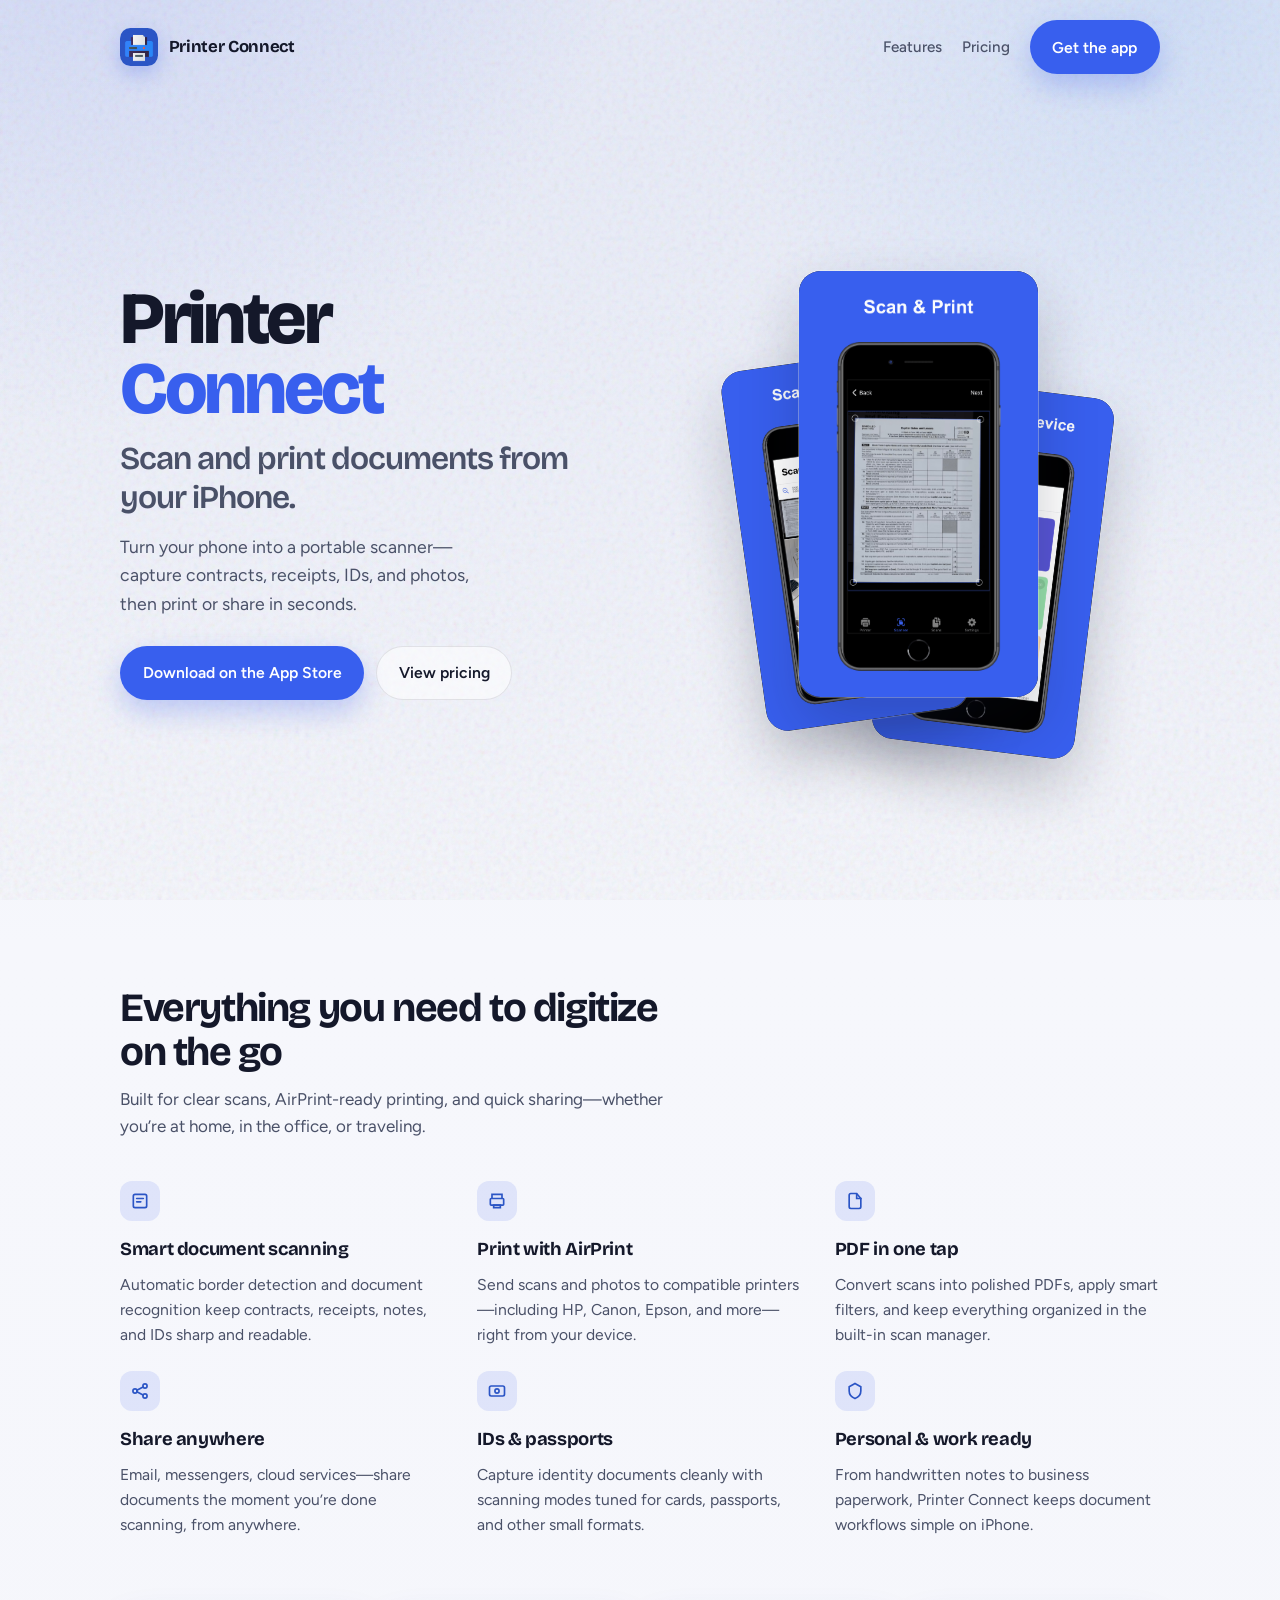
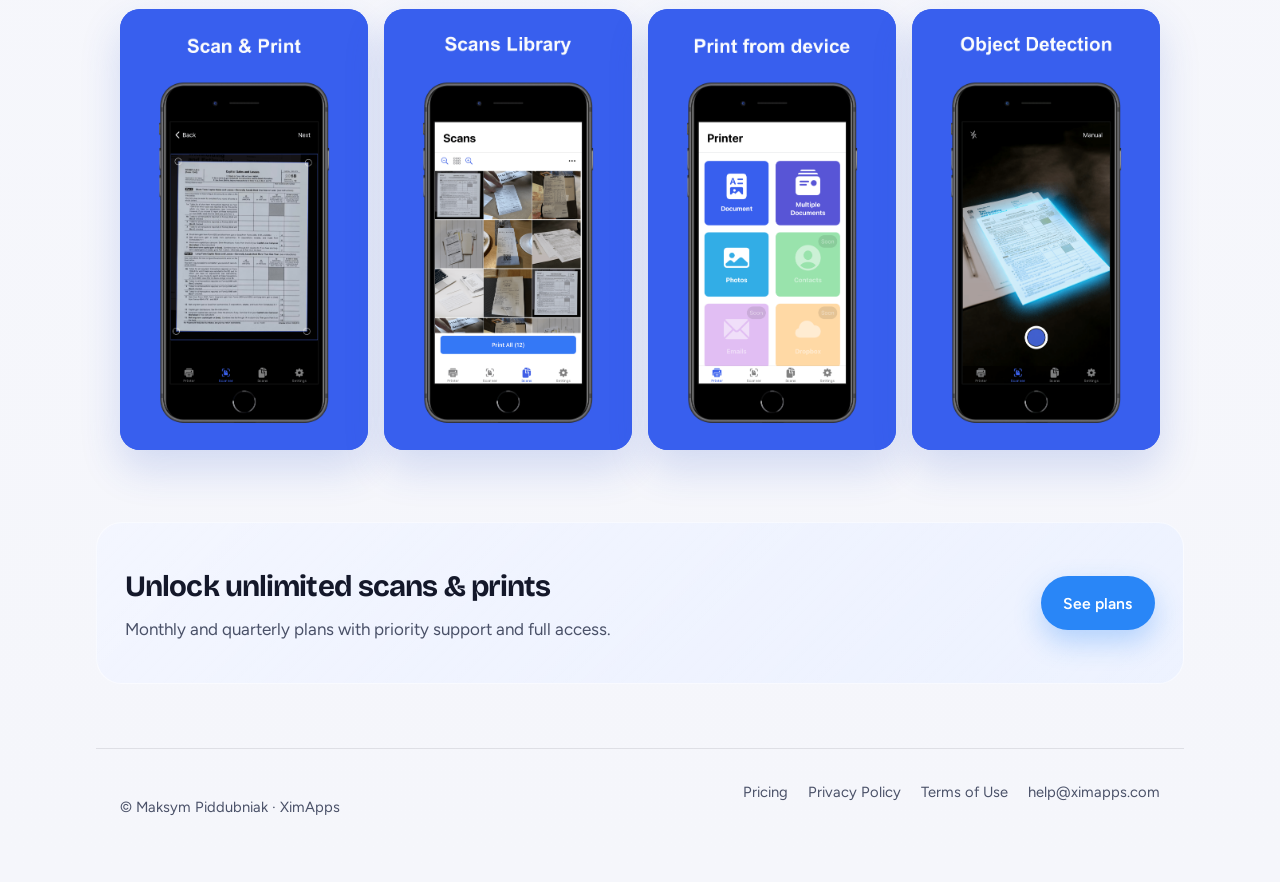
<file: index.html>
<!DOCTYPE html>
<html lang="en">
  <head>
    <meta charset="utf-8" />
    <meta name="viewport" content="width=device-width, initial-scale=1" />
    <title>Printer Connect: Scan &amp; Send</title>
    <meta
      name="description"
      content="Scan, print, and share documents from your iPhone. Printer Connect turns your phone into a portable scanner with AirPrint support."
    />
    <link rel="icon" type="image/png" href="favicon.png" />
    <link rel="preconnect" href="https://fonts.googleapis.com" />
    <link rel="preconnect" href="https://fonts.gstatic.com" crossorigin />
    <link
      href="https://fonts.googleapis.com/css2?family=Bricolage+Grotesque:opsz,wght@12..96,500;12..96,700;12..96,800&family=Figtree:wght@400;500;600;700&display=swap"
      rel="stylesheet"
    />
    <link rel="stylesheet" href="css/site.css" />
  </head>
  <body>
    <div class="site-wrap">
      <header class="site-header">
        <a class="brand" href="/">
          <span class="brand-mark" aria-hidden="true">
            <img src="assets/logo.png" alt="" width="512" height="512" />
          </span>
          Printer Connect
        </a>
        <nav class="nav" aria-label="Primary">
          <a class="nav-hide-sm" href="#features">Features</a>
          <a href="pricing.html">Pricing</a>
          <a class="btn btn-primary" href="https://apps.apple.com/app/printer-connect-scan-send/id6446247289"
            >Get the app</a
          >
        </nav>
      </header>

      <section class="hero">
        <div class="hero-copy">
          <p class="hero-brand reveal">
            Printer
            <span>Connect</span>
          </p>
          <h1 class="reveal reveal-delay-1">Scan and print documents from your iPhone.</h1>
          <p class="hero-lead reveal reveal-delay-2">
            Turn your phone into a portable scanner—capture contracts, receipts, IDs, and photos, then print or share in seconds.
          </p>
          <div class="hero-actions reveal reveal-delay-3">
            <a
              class="btn btn-primary"
              href="https://apps.apple.com/app/printer-connect-scan-send/id6446247289"
              >Download on the App Store</a
            >
            <a class="btn btn-secondary" href="pricing.html">View pricing</a>
          </div>
        </div>

        <div class="hero-visual reveal reveal-delay-2">
          <div class="shot-stack" aria-hidden="true">
            <div class="shot left">
              <img src="assets/screenshot-2.png" alt="" width="1242" height="2208" />
            </div>
            <div class="shot right">
              <img src="assets/screenshot-3.png" alt="" width="1242" height="2208" />
            </div>
            <div class="shot main">
              <img
                src="assets/screenshot-1.png"
                alt="Printer Connect app scanning a document"
                width="1242"
                height="2208"
              />
            </div>
          </div>
        </div>
      </section>

      <section class="section" id="features">
        <div class="section-head">
          <h2>Everything you need to digitize on the go</h2>
          <p>
            Built for clear scans, AirPrint-ready printing, and quick sharing—whether you’re at home, in the office, or traveling.
          </p>
        </div>

        <div class="feature-grid">
          <article class="feature">
            <div class="feature-icon" aria-hidden="true">
              <svg viewBox="0 0 24 24" fill="none" stroke="currentColor" stroke-width="2">
                <rect x="4" y="4" width="16" height="16" rx="2" />
                <path d="M8 9h8M8 13h5" stroke-linecap="round" />
              </svg>
            </div>
            <h3>Smart document scanning</h3>
            <p>
              Automatic border detection and document recognition keep contracts, receipts, notes, and IDs sharp and readable.
            </p>
          </article>

          <article class="feature">
            <div class="feature-icon" aria-hidden="true">
              <svg viewBox="0 0 24 24" fill="none" stroke="currentColor" stroke-width="2">
                <path d="M6 9V4h12v5" />
                <rect x="4" y="9" width="16" height="8" rx="1" />
                <path d="M8 17h8v3H8z" />
              </svg>
            </div>
            <h3>Print with AirPrint</h3>
            <p>
              Send scans and photos to compatible printers—including HP, Canon, Epson, and more—right from your device.
            </p>
          </article>

          <article class="feature">
            <div class="feature-icon" aria-hidden="true">
              <svg viewBox="0 0 24 24" fill="none" stroke="currentColor" stroke-width="2">
                <path d="M14 3H7a2 2 0 0 0-2 2v14a2 2 0 0 0 2 2h10a2 2 0 0 0 2-2V9z" />
                <path d="M14 3v6h6" />
              </svg>
            </div>
            <h3>PDF in one tap</h3>
            <p>
              Convert scans into polished PDFs, apply smart filters, and keep everything organized in the built-in scan manager.
            </p>
          </article>

          <article class="feature">
            <div class="feature-icon" aria-hidden="true">
              <svg viewBox="0 0 24 24" fill="none" stroke="currentColor" stroke-width="2">
                <circle cx="18" cy="6" r="2.5" />
                <circle cx="6" cy="12" r="2.5" />
                <circle cx="18" cy="18" r="2.5" />
                <path d="M8.2 11l7.5-3.8M8.2 13l7.5 3.8" stroke-linecap="round" />
              </svg>
            </div>
            <h3>Share anywhere</h3>
            <p>
              Email, messengers, cloud services—share documents the moment you’re done scanning, from anywhere.
            </p>
          </article>

          <article class="feature">
            <div class="feature-icon" aria-hidden="true">
              <svg viewBox="0 0 24 24" fill="none" stroke="currentColor" stroke-width="2">
                <rect x="3" y="6" width="18" height="12" rx="2" />
                <circle cx="12" cy="12" r="2.5" />
              </svg>
            </div>
            <h3>IDs &amp; passports</h3>
            <p>
              Capture identity documents cleanly with scanning modes tuned for cards, passports, and other small formats.
            </p>
          </article>

          <article class="feature">
            <div class="feature-icon" aria-hidden="true">
              <svg viewBox="0 0 24 24" fill="none" stroke="currentColor" stroke-width="2">
                <path d="M12 3l7 4v5c0 4.5-3 7.5-7 9-4-1.5-7-4.5-7-9V7z" />
              </svg>
            </div>
            <h3>Personal &amp; work ready</h3>
            <p>
              From handwritten notes to business paperwork, Printer Connect keeps document workflows simple on iPhone.
            </p>
          </article>
        </div>
      </section>

      <section class="gallery" aria-label="App screenshots">
        <div class="gallery-track">
          <figure>
            <img src="assets/screenshot-1.png" alt="Scan and print document preview" width="1242" height="2208" loading="lazy" />
          </figure>
          <figure>
            <img src="assets/screenshot-2.png" alt="Saved scans library" width="1242" height="2208" loading="lazy" />
          </figure>
          <figure>
            <img src="assets/screenshot-3.png" alt="Printer options screen" width="1242" height="2208" loading="lazy" />
          </figure>
          <figure>
            <img src="assets/screenshot-4.png" alt="Scanner camera view" width="1242" height="2208" loading="lazy" />
          </figure>
        </div>
      </section>

      <div class="cta-band">
        <div>
          <h2>Unlock unlimited scans &amp; prints</h2>
          <p>Monthly and quarterly plans with priority support and full access.</p>
        </div>
        <a class="btn btn-accent" href="pricing.html">See plans</a>
      </div>

      <footer class="site-footer">
        <p>© Maksym Piddubniak · XimApps</p>
        <div class="footer-links">
          <a href="pricing.html">Pricing</a>
          <a href="privacy.html">Privacy Policy</a>
          <a href="terms-of-use.html">Terms of Use</a>
          <a href="mailto:help@ximapps.com">help@ximapps.com</a>
        </div>
      </footer>
    </div>
  </body>
</html>
</file>
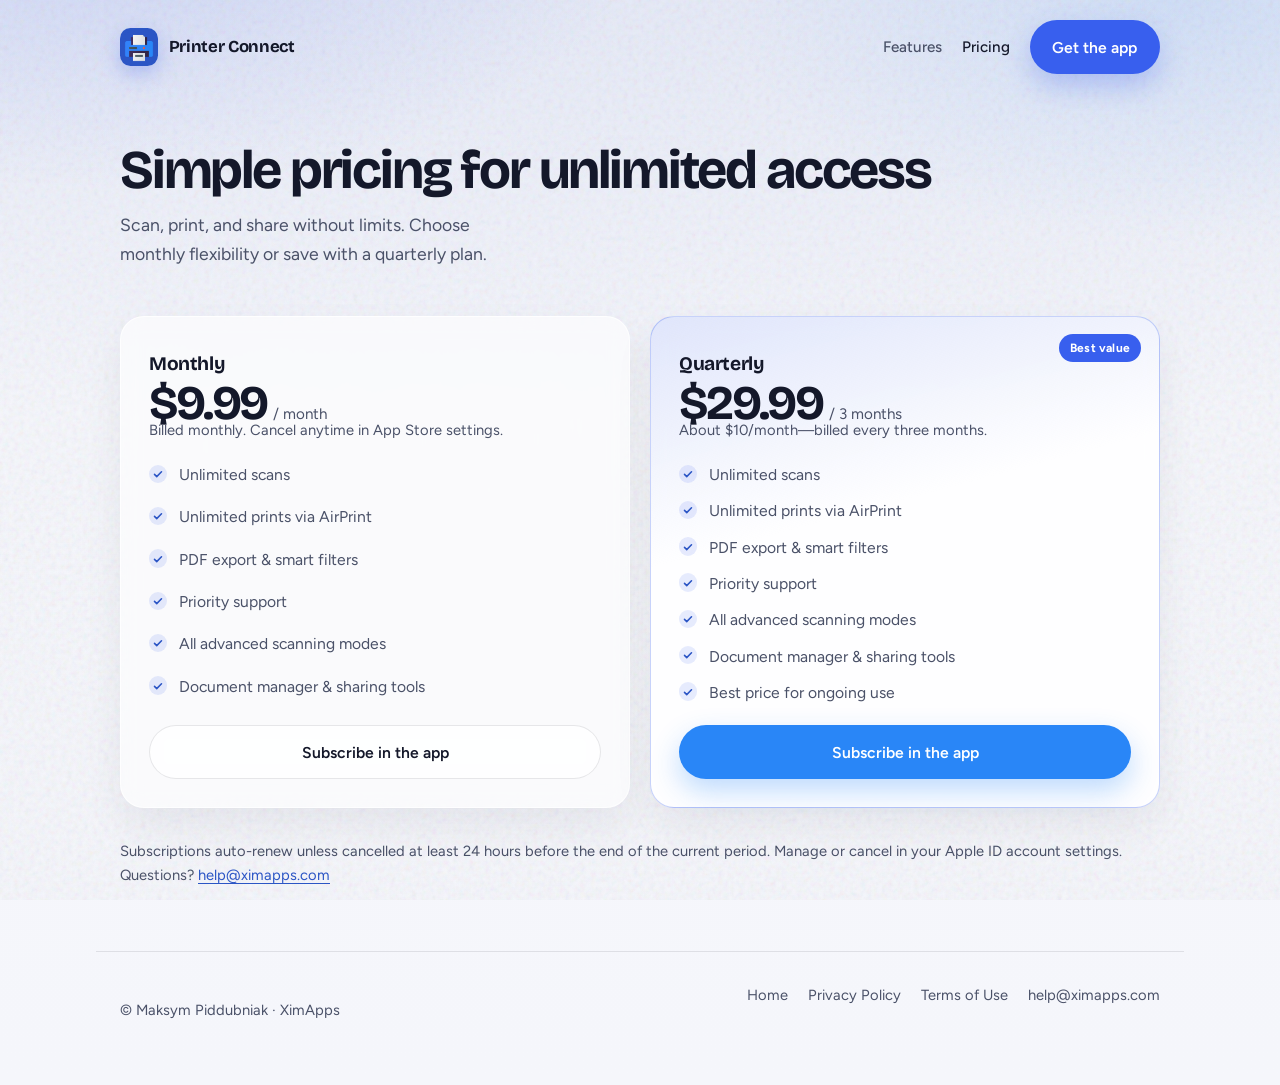
<file: pricing.html>
<!DOCTYPE html>
<html lang="en">
  <head>
    <meta charset="utf-8" />
    <meta name="viewport" content="width=device-width, initial-scale=1" />
    <title>Pricing — Printer Connect</title>
    <meta
      name="description"
      content="Printer Connect Unlimited Access: $9.99/month or $29.99/quarter for unlimited scans and prints, priority support, and more."
    />
    <link rel="icon" type="image/png" href="favicon.png" />
    <link rel="preconnect" href="https://fonts.googleapis.com" />
    <link rel="preconnect" href="https://fonts.gstatic.com" crossorigin />
    <link
      href="https://fonts.googleapis.com/css2?family=Bricolage+Grotesque:opsz,wght@12..96,500;12..96,700;12..96,800&family=Figtree:wght@400;500;600;700&display=swap"
      rel="stylesheet"
    />
    <link rel="stylesheet" href="css/site.css" />
  </head>
  <body>
    <div class="site-wrap">
      <header class="site-header">
        <a class="brand" href="/">
          <span class="brand-mark" aria-hidden="true">
            <img src="assets/logo.png" alt="" width="512" height="512" />
          </span>
          Printer Connect
        </a>
        <nav class="nav" aria-label="Primary">
          <a href="/#features">Features</a>
          <a href="pricing.html" aria-current="page">Pricing</a>
          <a class="btn btn-primary" href="https://apps.apple.com/app/printer-connect-scan-send/id6446247289"
            >Get the app</a
          >
        </nav>
      </header>

      <section class="page-hero">
        <h1 class="reveal">Simple pricing for unlimited access</h1>
        <p class="reveal reveal-delay-1">
          Scan, print, and share without limits. Choose monthly flexibility or save with a quarterly plan.
        </p>
      </section>

      <div class="pricing-grid">
        <article class="plan reveal reveal-delay-1">
          <div>
            <h2 class="plan-name">Monthly</h2>
            <div class="plan-price">
              <strong>$9.99</strong>
              <span>/ month</span>
            </div>
            <p class="plan-note">Billed monthly. Cancel anytime in App Store settings.</p>
          </div>
          <ul class="plan-features">
            <li>Unlimited scans</li>
            <li>Unlimited prints via AirPrint</li>
            <li>PDF export &amp; smart filters</li>
            <li>Priority support</li>
            <li>All advanced scanning modes</li>
            <li>Document manager &amp; sharing tools</li>
          </ul>
          <a
            class="btn btn-secondary"
            href="https://apps.apple.com/app/printer-connect-scan-send/id6446247289"
            >Subscribe in the app</a
          >
        </article>

        <article class="plan featured reveal reveal-delay-2">
          <span class="plan-badge">Best value</span>
          <div>
            <h2 class="plan-name">Quarterly</h2>
            <div class="plan-price">
              <strong>$29.99</strong>
              <span>/ 3 months</span>
            </div>
            <p class="plan-note">About $10/month—billed every three months.</p>
          </div>
          <ul class="plan-features">
            <li>Unlimited scans</li>
            <li>Unlimited prints via AirPrint</li>
            <li>PDF export &amp; smart filters</li>
            <li>Priority support</li>
            <li>All advanced scanning modes</li>
            <li>Document manager &amp; sharing tools</li>
            <li>Best price for ongoing use</li>
          </ul>
          <a
            class="btn btn-accent"
            href="https://apps.apple.com/app/printer-connect-scan-send/id6446247289"
            >Subscribe in the app</a
          >
        </article>
      </div>

      <p class="pricing-footnote">
        Subscriptions auto-renew unless cancelled at least 24 hours before the end of the current period.
        Manage or cancel in your Apple ID account settings. Questions?
        <a href="mailto:help@ximapps.com">help@ximapps.com</a>
      </p>

      <footer class="site-footer">
        <p>© Maksym Piddubniak · XimApps</p>
        <div class="footer-links">
          <a href="/">Home</a>
          <a href="privacy.html">Privacy Policy</a>
          <a href="terms-of-use.html">Terms of Use</a>
          <a href="mailto:help@ximapps.com">help@ximapps.com</a>
        </div>
      </footer>
    </div>
  </body>
</html>
</file>
<file: css/site.css>
:root {
  --ink: #14182a;
  --ink-soft: #4a5168;
  --paper: #eef1fb;
  --mist: #f6f7fc;
  --line: rgba(20, 24, 42, 0.1);
  --accent: #385fee;
  --accent-bright: #2986f7;
  --accent-deep: #2b55c5;
  --accent-glow: rgba(56, 95, 238, 0.28);
  --white: #ffffff;
  --radius: 1.25rem;
  --font-display: "Bricolage Grotesque", "Avenir Next", sans-serif;
  --font-body: "Figtree", "Avenir Next", sans-serif;
  --max: 68rem;
}

*,
*::before,
*::after {
  box-sizing: border-box;
}

html {
  scroll-behavior: smooth;
}

body {
  margin: 0;
  color: var(--ink);
  font-family: var(--font-body);
  font-size: 1.0625rem;
  line-height: 1.6;
  background:
    radial-gradient(ellipse 80% 50% at 8% -10%, rgba(56, 95, 238, 0.16), transparent 55%),
    radial-gradient(ellipse 70% 45% at 92% 0%, rgba(41, 134, 247, 0.12), transparent 50%),
    linear-gradient(180deg, #e6eaf8 0%, var(--mist) 38%, #f5f6fb 100%);
  min-height: 100vh;
  -webkit-font-smoothing: antialiased;
}

body::before {
  content: "";
  position: fixed;
  inset: 0;
  pointer-events: none;
  opacity: 0.3;
  background-image: url("data:image/svg+xml,%3Csvg viewBox='0 0 200 200' xmlns='http://www.w3.org/2000/svg'%3E%3Cfilter id='n'%3E%3CfeTurbulence type='fractalNoise' baseFrequency='0.85' numOctaves='3' stitchTiles='stitch'/%3E%3C/filter%3E%3Crect width='100%25' height='100%25' filter='url(%23n)' opacity='0.45'/%3E%3C/svg%3E");
  z-index: 0;
}

a {
  color: var(--accent-deep);
  text-decoration-thickness: 1px;
  text-underline-offset: 0.18em;
}

a:hover {
  color: var(--accent);
}

img {
  max-width: 100%;
  display: block;
}

.site-wrap {
  position: relative;
  z-index: 1;
}

.site-header {
  display: flex;
  align-items: center;
  justify-content: space-between;
  gap: 1rem;
  max-width: var(--max);
  margin: 0 auto;
  padding: 1.25rem 1.5rem;
}

.brand {
  display: inline-flex;
  align-items: center;
  gap: 0.7rem;
  color: inherit;
  text-decoration: none;
  font-family: var(--font-display);
  font-weight: 700;
  font-size: 1.05rem;
  letter-spacing: -0.02em;
}

.brand-mark {
  width: 2.35rem;
  height: 2.35rem;
  border-radius: 0.65rem;
  overflow: hidden;
  flex-shrink: 0;
  box-shadow: 0 8px 20px var(--accent-glow);
}

.brand-mark img {
  width: 100%;
  height: 100%;
  object-fit: cover;
}

.nav {
  display: flex;
  align-items: center;
  gap: 1.25rem;
  font-size: 0.95rem;
}

.nav a:not(.btn) {
  color: var(--ink-soft);
  text-decoration: none;
  font-weight: 500;
}

.nav a:not(.btn):hover,
.nav a:not(.btn)[aria-current="page"] {
  color: var(--ink);
}

.btn {
  display: inline-flex;
  align-items: center;
  justify-content: center;
  gap: 0.45rem;
  padding: 0.85rem 1.35rem;
  border-radius: 999px;
  border: 1px solid transparent;
  font-family: var(--font-body);
  font-weight: 600;
  font-size: 0.98rem;
  text-decoration: none;
  cursor: pointer;
  transition: transform 0.25s ease, background 0.25s ease, box-shadow 0.25s ease, border-color 0.25s ease, color 0.25s ease;
}

.btn:hover {
  transform: translateY(-1px);
}

.btn-primary,
a.btn-primary:link,
a.btn-primary:visited,
a.btn-primary:hover,
a.btn-primary:active {
  background: var(--accent);
  color: #ffffff;
  box-shadow: 0 12px 28px var(--accent-glow);
}

.btn-primary:hover,
a.btn-primary:hover {
  background: var(--accent-deep);
  color: #ffffff;
}

.btn-secondary {
  background: rgba(255, 255, 255, 0.55);
  border-color: var(--line);
  color: var(--ink);
  backdrop-filter: blur(8px);
}

.btn-secondary:hover {
  background: var(--white);
  color: var(--ink);
}

.btn-accent,
a.btn-accent:link,
a.btn-accent:visited,
a.btn-accent:hover,
a.btn-accent:active {
  background: var(--accent-bright);
  color: #ffffff;
  box-shadow: 0 12px 28px rgba(41, 134, 247, 0.3);
}

.btn-accent:hover,
a.btn-accent:hover {
  background: var(--accent);
  color: #ffffff;
}

.hero {
  max-width: var(--max);
  margin: 0 auto;
  padding: 2.5rem 1.5rem 4rem;
  min-height: calc(100svh - 5rem);
  display: grid;
  grid-template-columns: minmax(0, 1.05fr) minmax(0, 0.95fr);
  align-items: center;
  gap: 2rem 1.5rem;
  position: relative;
}

.hero-copy {
  max-width: 36rem;
  position: relative;
  z-index: 2;
}

.hero-brand {
  margin: 0 0 1rem;
  font-family: var(--font-display);
  font-size: clamp(2.6rem, 8vw, 4.6rem);
  line-height: 0.95;
  letter-spacing: -0.045em;
  font-weight: 800;
}

.hero-brand span {
  display: block;
  color: var(--accent);
}

.hero h1 {
  margin: 0 0 1rem;
  font-family: var(--font-display);
  font-size: clamp(1.45rem, 3.4vw, 2rem);
  line-height: 1.2;
  letter-spacing: -0.03em;
  font-weight: 600;
  color: var(--ink-soft);
  max-width: 22ch;
}

.hero-lead {
  margin: 0 0 1.75rem;
  color: var(--ink-soft);
  font-size: 1.1rem;
  max-width: 34ch;
}

.hero-actions {
  display: flex;
  flex-wrap: wrap;
  gap: 0.75rem;
}

.hero-visual {
  position: relative;
  z-index: 1;
  min-height: 28rem;
  display: flex;
  align-items: center;
  justify-content: center;
}

.shot-stack {
  position: relative;
  width: min(100%, 22rem);
  height: 30rem;
  margin: 0 auto;
}

.shot {
  position: absolute;
  width: 58%;
  border-radius: 1.35rem;
  overflow: hidden;
  box-shadow:
    0 28px 60px rgba(20, 24, 42, 0.22),
    0 0 0 1px rgba(255, 255, 255, 0.35);
  background: #111;
  animation: float-y 7s ease-in-out infinite;
}

.shot img {
  width: 100%;
  height: auto;
  display: block;
}

.shot.main {
  width: 68%;
  left: 16%;
  top: 4%;
  z-index: 3;
  animation-delay: -1s;
}

.shot.left {
  left: 0;
  top: 22%;
  z-index: 2;
  transform: rotate(-8deg);
  animation-name: float-tilt-left;
}

.shot.right {
  right: 0;
  top: 28%;
  z-index: 1;
  transform: rotate(7deg);
  animation-name: float-tilt-right;
  animation-delay: -2.2s;
}

.section {
  max-width: var(--max);
  margin: 0 auto;
  padding: 4.5rem 1.5rem;
}

.section-head {
  max-width: 36rem;
  margin-bottom: 2.5rem;
}

.section-head h2 {
  margin: 0 0 0.75rem;
  font-family: var(--font-display);
  font-size: clamp(1.8rem, 3.5vw, 2.5rem);
  letter-spacing: -0.035em;
  line-height: 1.1;
}

.section-head p {
  margin: 0;
  color: var(--ink-soft);
}

.feature-grid {
  display: grid;
  grid-template-columns: repeat(3, minmax(0, 1fr));
  gap: 1.5rem 2rem;
}

.feature h3 {
  margin: 0 0 0.45rem;
  font-family: var(--font-display);
  font-size: 1.15rem;
  letter-spacing: -0.02em;
}

.feature p {
  margin: 0;
  color: var(--ink-soft);
  font-size: 0.98rem;
}

.feature-icon {
  width: 2.5rem;
  height: 2.5rem;
  margin-bottom: 0.9rem;
  border-radius: 0.75rem;
  display: grid;
  place-items: center;
  background: rgba(56, 95, 238, 0.12);
  color: var(--accent-deep);
}

.feature-icon svg {
  width: 1.25rem;
  height: 1.25rem;
}

.gallery {
  max-width: var(--max);
  margin: 0 auto;
  padding: 0 1.5rem 4.5rem;
}

.gallery-track {
  display: grid;
  grid-template-columns: repeat(4, minmax(0, 1fr));
  gap: 1rem;
}

.gallery-track figure {
  margin: 0;
  border-radius: 1.25rem;
  overflow: hidden;
  background: var(--accent);
  box-shadow: 0 18px 40px rgba(43, 85, 197, 0.18);
}

.gallery-track img {
  width: 100%;
  height: auto;
}

.cta-band {
  max-width: var(--max);
  margin: 0 auto 4rem;
  padding: 2.5rem 1.75rem;
  border-radius: calc(var(--radius) + 0.35rem);
  background:
    linear-gradient(135deg, rgba(255, 255, 255, 0.7), rgba(255, 255, 255, 0.35)),
    linear-gradient(120deg, #d9e2ff, #e4ecff);
  border: 1px solid rgba(255, 255, 255, 0.6);
  display: flex;
  flex-wrap: wrap;
  align-items: center;
  justify-content: space-between;
  gap: 1.25rem;
}

.cta-band h2 {
  margin: 0 0 0.35rem;
  font-family: var(--font-display);
  font-size: clamp(1.4rem, 2.5vw, 1.85rem);
  letter-spacing: -0.03em;
}

.cta-band p {
  margin: 0;
  color: var(--ink-soft);
}

.site-footer {
  max-width: var(--max);
  margin: 0 auto;
  padding: 2rem 1.5rem 3rem;
  border-top: 1px solid var(--line);
  display: flex;
  flex-wrap: wrap;
  gap: 1rem 2rem;
  justify-content: space-between;
  color: var(--ink-soft);
  font-size: 0.92rem;
}

.footer-links {
  display: flex;
  flex-wrap: wrap;
  gap: 1rem 1.25rem;
}

.footer-links a {
  color: var(--ink-soft);
  text-decoration: none;
}

.footer-links a:hover {
  color: var(--ink);
}

/* Pricing */
.page-hero {
  max-width: var(--max);
  margin: 0 auto;
  padding: 3rem 1.5rem 1.5rem;
}

.page-hero h1 {
  margin: 0 0 0.75rem;
  font-family: var(--font-display);
  font-size: clamp(2.2rem, 5vw, 3.4rem);
  letter-spacing: -0.04em;
  line-height: 1.05;
}

.page-hero p {
  margin: 0;
  max-width: 38ch;
  color: var(--ink-soft);
  font-size: 1.1rem;
}

.pricing-grid {
  max-width: var(--max);
  margin: 0 auto;
  padding: 1.5rem 1.5rem 4rem;
  display: grid;
  grid-template-columns: repeat(2, minmax(0, 1fr));
  gap: 1.25rem;
}

.plan {
  position: relative;
  padding: 2rem 1.75rem 1.75rem;
  border-radius: calc(var(--radius) + 0.25rem);
  background: rgba(255, 255, 255, 0.62);
  border: 1px solid rgba(255, 255, 255, 0.75);
  backdrop-filter: blur(10px);
  box-shadow: 0 18px 40px rgba(20, 24, 42, 0.06);
  display: flex;
  flex-direction: column;
  gap: 1.25rem;
  transition: transform 0.3s ease, box-shadow 0.3s ease;
}

.plan:hover {
  transform: translateY(-4px);
  box-shadow: 0 24px 50px rgba(20, 24, 42, 0.1);
}

.plan.featured {
  background:
    linear-gradient(165deg, rgba(56, 95, 238, 0.14), rgba(255, 255, 255, 0.7) 40%),
    rgba(255, 255, 255, 0.75);
  border-color: rgba(56, 95, 238, 0.28);
}

.plan-badge {
  position: absolute;
  top: 1.1rem;
  right: 1.1rem;
  padding: 0.28rem 0.7rem;
  border-radius: 999px;
  background: var(--accent);
  color: #ffffff;
  font-size: 0.75rem;
  font-weight: 700;
  letter-spacing: 0.02em;
}

.plan-name {
  margin: 0;
  font-family: var(--font-display);
  font-size: 1.2rem;
  letter-spacing: -0.02em;
}

.plan-price {
  display: flex;
  align-items: baseline;
  gap: 0.35rem;
}

.plan-price strong {
  font-family: var(--font-display);
  font-size: clamp(2.4rem, 4vw, 3rem);
  letter-spacing: -0.045em;
  line-height: 1;
}

.plan-price span {
  color: var(--ink-soft);
  font-size: 0.95rem;
}

.plan-note {
  margin: -0.55rem 0 0;
  color: var(--ink-soft);
  font-size: 0.92rem;
}

.plan-features {
  list-style: none;
  margin: 0;
  padding: 0;
  display: grid;
  gap: 0.7rem;
  flex: 1;
}

.plan-features li {
  display: grid;
  grid-template-columns: 1.2rem 1fr;
  gap: 0.65rem;
  align-items: start;
  color: var(--ink-soft);
  font-size: 0.98rem;
}

.plan-features li::before {
  content: "";
  width: 1.15rem;
  height: 1.15rem;
  margin-top: 0.15rem;
  border-radius: 50%;
  background:
    url("data:image/svg+xml,%3Csvg xmlns='http://www.w3.org/2000/svg' viewBox='0 0 20 20' fill='none'%3E%3Cpath d='M5 10.5l3.2 3.2L15 6.8' stroke='%232b55c5' stroke-width='2.2' stroke-linecap='round' stroke-linejoin='round'/%3E%3C/svg%3E")
    center / 0.85rem no-repeat,
    rgba(56, 95, 238, 0.12);
}

.plan .btn {
  width: 100%;
}

.pricing-footnote {
  max-width: var(--max);
  margin: -2rem auto 4rem;
  padding: 0 1.5rem;
  color: var(--ink-soft);
  font-size: 0.92rem;
}

.reveal {
  opacity: 0;
  transform: translateY(18px);
  animation: reveal 0.8s ease forwards;
}

.reveal-delay-1 { animation-delay: 0.12s; }
.reveal-delay-2 { animation-delay: 0.24s; }
.reveal-delay-3 { animation-delay: 0.36s; }

@keyframes reveal {
  to {
    opacity: 1;
    transform: none;
  }
}

@keyframes float-y {
  0%, 100% { transform: translateY(0); }
  50% { transform: translateY(-12px); }
}

@keyframes float-tilt-left {
  0%, 100% { transform: rotate(-8deg) translateY(0); }
  50% { transform: rotate(-8deg) translateY(-10px); }
}

@keyframes float-tilt-right {
  0%, 100% { transform: rotate(7deg) translateY(0); }
  50% { transform: rotate(7deg) translateY(-14px); }
}

@media (max-width: 860px) {
  .hero {
    grid-template-columns: 1fr;
    min-height: auto;
    padding-top: 1.5rem;
    padding-bottom: 3rem;
  }

  .hero-visual {
    min-height: 22rem;
    order: -1;
  }

  .shot-stack {
    width: min(100%, 18rem);
    height: 24rem;
  }

  .hero-copy {
    max-width: none;
  }

  .feature-grid,
  .pricing-grid,
  .gallery-track {
    grid-template-columns: 1fr 1fr;
  }

  .gallery-track {
    grid-template-columns: repeat(2, minmax(0, 1fr));
  }

  .nav .nav-hide-sm {
    display: none;
  }
}

@media (max-width: 520px) {
  .feature-grid,
  .pricing-grid {
    grid-template-columns: 1fr;
  }
}

@media (prefers-reduced-motion: reduce) {
  *,
  *::before,
  *::after {
    animation: none !important;
    transition: none !important;
  }

  .reveal {
    opacity: 1;
    transform: none;
  }

  .shot.left {
    transform: rotate(-8deg);
  }

  .shot.right {
    transform: rotate(7deg);
  }
}
</file>
